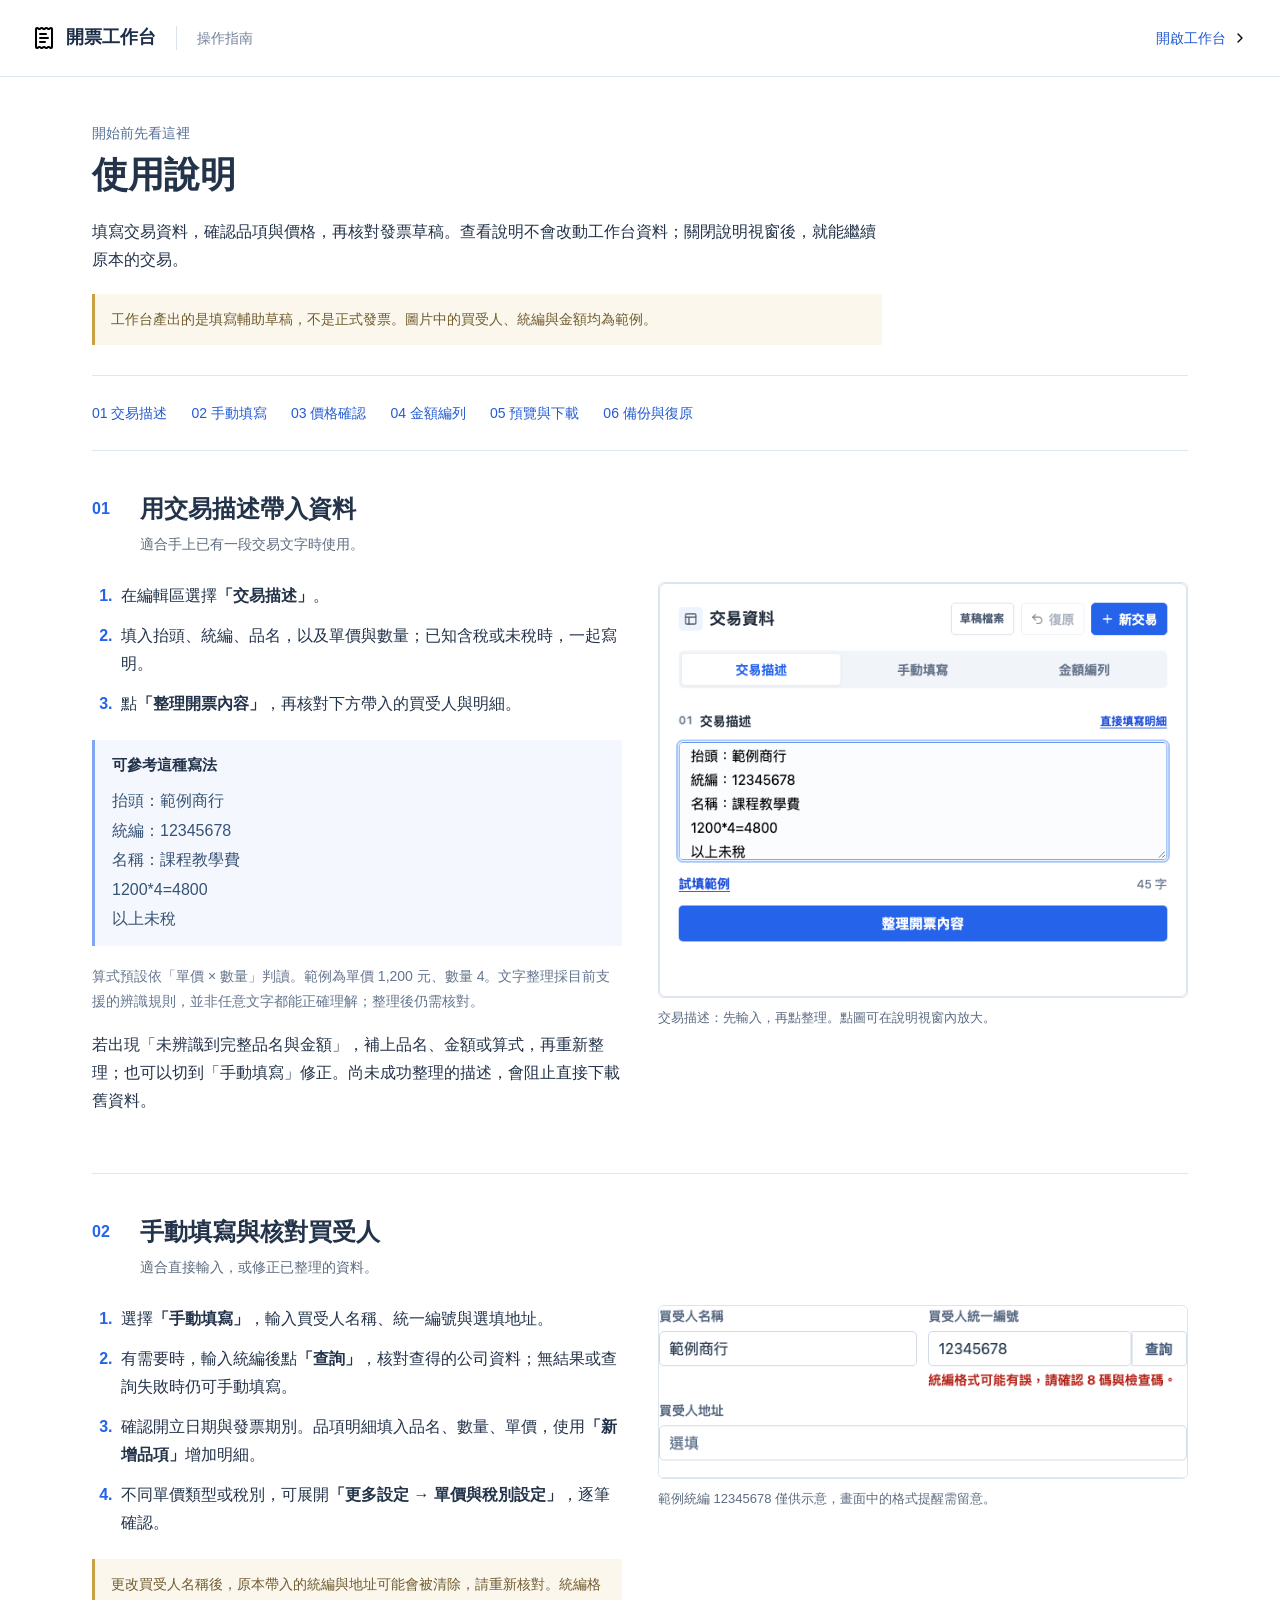
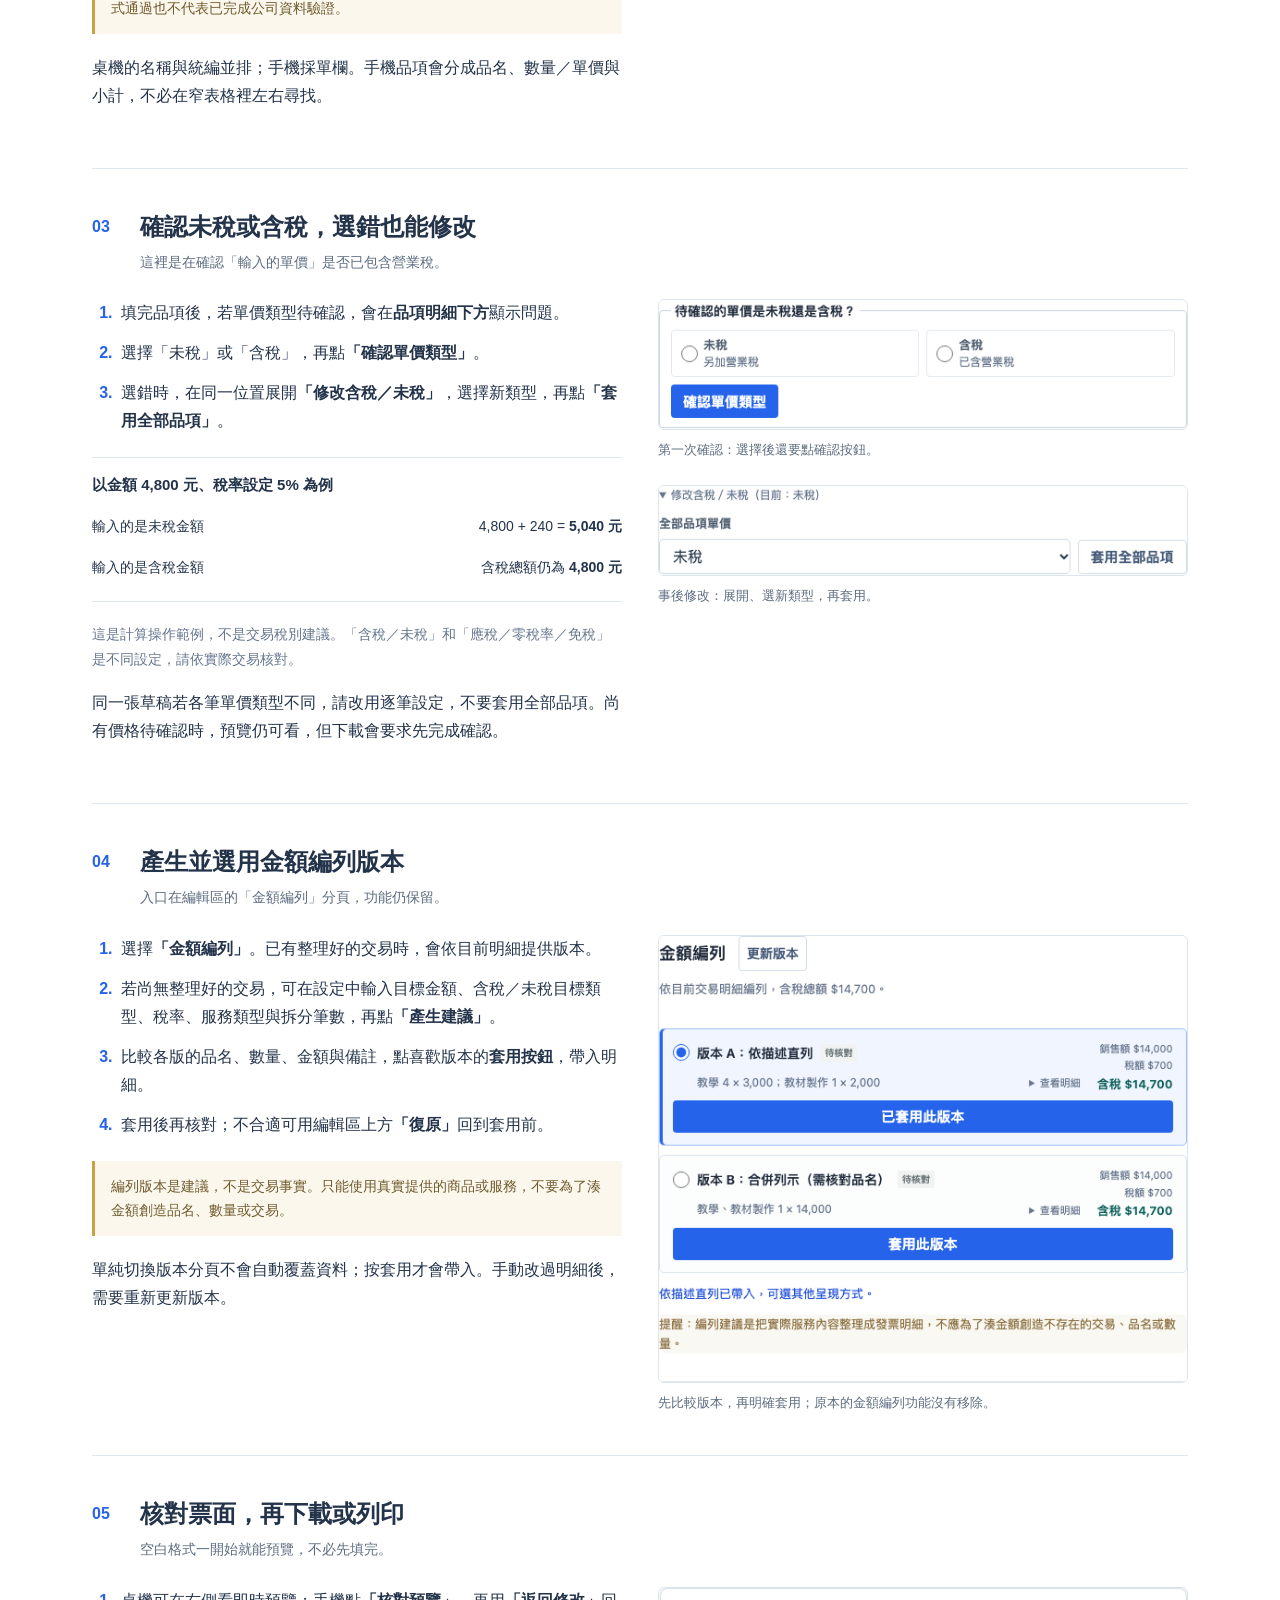
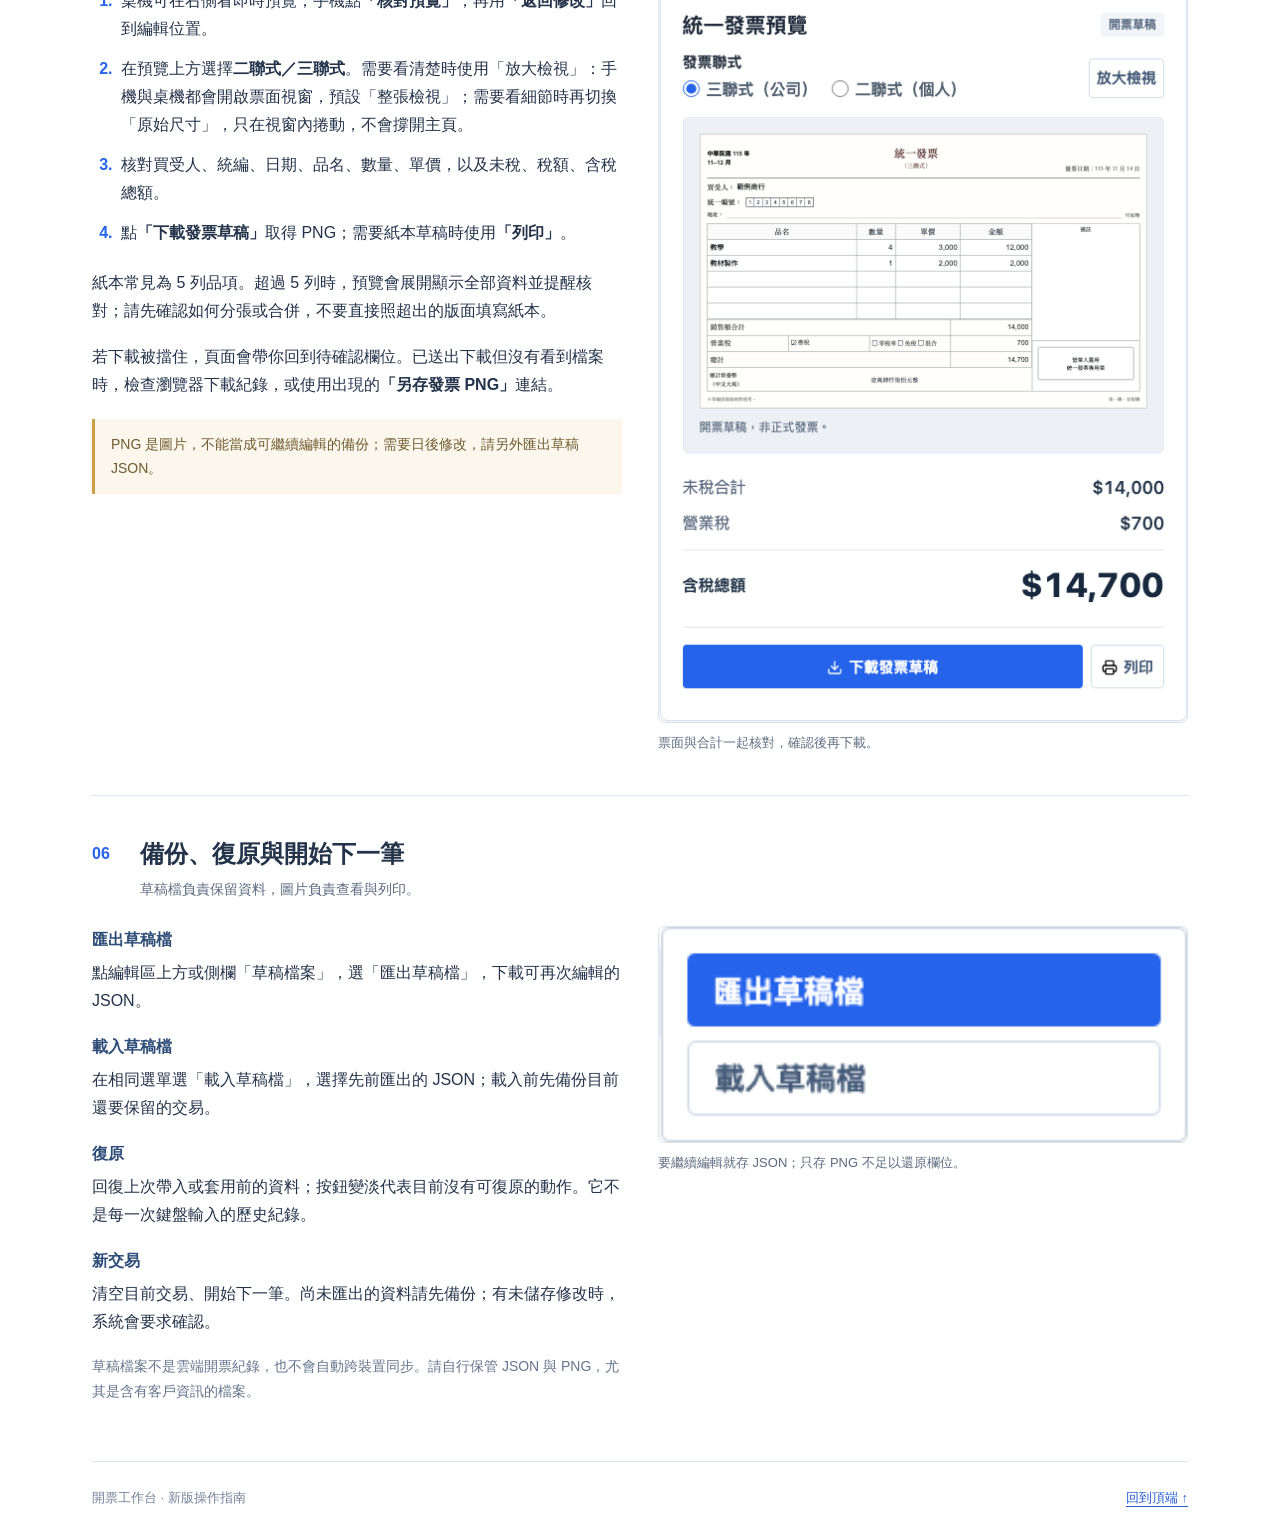
<file: workspace-guide.html>
<!doctype html>
<html lang="zh-Hant">
<head>
  <meta charset="utf-8">
  <meta name="viewport" content="width=device-width, initial-scale=1, viewport-fit=cover">
  <title>使用說明｜開票工作台</title>
  <link rel="stylesheet" href="workspace-guide.css?v=3">
  <script src="workspace-guide.js?v=3" defer></script>
</head>
<body id="top">
  <header class="guide-header">
    <a class="guide-brand" href="workspace-preview.html" target="_blank" rel="noopener"><img src="assets/workspace-preview/receipt-text.svg" alt="">開票工作台</a>
    <span>操作指南</span>
    <a class="workspace-link" href="workspace-preview.html" target="_blank" rel="noopener">開啟工作台<img src="assets/workspace-preview/chevron-right.svg" alt=""></a>
  </header>
  <main>
    <div class="guide-intro"><p class="guide-kicker">開始前先看這裡</p><h1>使用說明</h1><p>填寫交易資料，確認品項與價格，再核對發票草稿。查看說明不會改動工作台資料；關閉說明視窗後，就能繼續原本的交易。</p><div class="guide-caution">工作台產出的是填寫輔助草稿，不是正式發票。圖片中的買受人、統編與金額均為範例。</div></div>
    <nav class="guide-toc" aria-label="說明章節">
      <a href="#description">01 交易描述</a><a href="#manual">02 手動填寫</a><a href="#price">03 價格確認</a><a href="#allocation">04 金額編列</a><a href="#preview">05 預覽與下載</a><a href="#backup">06 備份與復原</a>
    </nav>
    <section id="description" class="guide-section">
      <div class="section-heading"><span>01</span><div><h2>用交易描述帶入資料</h2><p>適合手上已有一段交易文字時使用。</p></div></div>
      <div class="guide-columns"><div><ol><li>在編輯區選擇<strong>「交易描述」</strong>。</li><li>填入抬頭、統編、品名，以及單價與數量；已知含稅或未稅時，一起寫明。</li><li>點<strong>「整理開票內容」</strong>，再核對下方帶入的買受人與明細。</li></ol><div class="example"><h3>可參考這種寫法</h3><pre>抬頭：範例商行
統編：12345678
名稱：課程教學費
1200*4=4800
以上未稅</pre></div><p class="guide-note">算式預設依「單價 × 數量」判讀。範例為單價 1,200 元、數量 4。文字整理採目前支援的辨識規則，並非任意文字都能正確理解；整理後仍需核對。</p><p>若出現「未辨識到完整品名與金額」，補上品名、金額或算式，再重新整理；也可以切到「手動填寫」修正。尚未成功整理的描述，會阻止直接下載舊資料。</p></div><figure><a href="assets/workspace-guide/01-description.png" target="_blank" rel="noopener"><img src="assets/workspace-guide/01-description.png" alt="交易描述輸入範例與整理開票內容按鈕"></a><figcaption>交易描述：先輸入，再點整理。點圖可在說明視窗內放大。</figcaption></figure></div>
    </section>
    <section id="manual" class="guide-section">
      <div class="section-heading"><span>02</span><div><h2>手動填寫與核對買受人</h2><p>適合直接輸入，或修正已整理的資料。</p></div></div>
      <div class="guide-columns"><div><ol><li>選擇<strong>「手動填寫」</strong>，輸入買受人名稱、統一編號與選填地址。</li><li>有需要時，輸入統編後點<strong>「查詢」</strong>，核對查得的公司資料；無結果或查詢失敗時仍可手動填寫。</li><li>確認開立日期與發票期別。品項明細填入品名、數量、單價，使用<strong>「新增品項」</strong>增加明細。</li><li>不同單價類型或稅別，可展開<strong>「更多設定 → 單價與稅別設定」</strong>，逐筆確認。</li></ol><div class="guide-caution">更改買受人名稱後，原本帶入的統編與地址可能會被清除，請重新核對。統編格式通過也不代表已完成公司資料驗證。</div><p>桌機的名稱與統編並排；手機採單欄。手機品項會分成品名、數量／單價與小計，不必在窄表格裡左右尋找。</p></div><figure><a href="assets/workspace-guide/02-buyer.png" target="_blank" rel="noopener"><img src="assets/workspace-guide/02-buyer.png" alt="買受人名稱、統編查詢與地址欄位；範例統編顯示格式提醒" loading="lazy"></a><figcaption>範例統編 12345678 僅供示意，畫面中的格式提醒需留意。</figcaption></figure></div>
    </section>
    <section id="price" class="guide-section">
      <div class="section-heading"><span>03</span><div><h2>確認未稅或含稅，選錯也能修改</h2><p>這裡是在確認「輸入的單價」是否已包含營業稅。</p></div></div>
      <div class="guide-columns"><div><ol><li>填完品項後，若單價類型待確認，會在<strong>品項明細下方</strong>顯示問題。</li><li>選擇「未稅」或「含稅」，再點<strong>「確認單價類型」</strong>。</li><li>選錯時，在同一位置展開<strong>「修改含稅／未稅」</strong>，選擇新類型，再點<strong>「套用全部品項」</strong>。</li></ol><div class="price-example"><h3>以金額 4,800 元、稅率設定 5% 為例</h3><dl><div><dt>輸入的是未稅金額</dt><dd>4,800 + 240 = <strong>5,040 元</strong></dd></div><div><dt>輸入的是含稅金額</dt><dd>含稅總額仍為 <strong>4,800 元</strong></dd></div></dl></div><p class="guide-note">這是計算操作範例，不是交易稅別建議。「含稅／未稅」和「應稅／零稅率／免稅」是不同設定，請依實際交易核對。</p><p>同一張草稿若各筆單價類型不同，請改用逐筆設定，不要套用全部品項。尚有價格待確認時，預覽仍可看，但下載會要求先完成確認。</p></div><div class="guide-figures"><figure><a href="assets/workspace-guide/03-price.png" target="_blank" rel="noopener"><img src="assets/workspace-guide/03-price.png" alt="品項下方的未稅與含稅選項及確認單價類型按鈕" loading="lazy"></a><figcaption>第一次確認：選擇後還要點確認按鈕。</figcaption></figure><figure><a href="assets/workspace-guide/04-change-price.png" target="_blank" rel="noopener"><img src="assets/workspace-guide/04-change-price.png" alt="修改含稅未稅的下拉選單及套用全部品項按鈕" loading="lazy"></a><figcaption>事後修改：展開、選新類型，再套用。</figcaption></figure></div></div>
    </section>
    <section id="allocation" class="guide-section">
      <div class="section-heading"><span>04</span><div><h2>產生並選用金額編列版本</h2><p>入口在編輯區的「金額編列」分頁，功能仍保留。</p></div></div>
      <div class="guide-columns"><div><ol><li>選擇<strong>「金額編列」</strong>。已有整理好的交易時，會依目前明細提供版本。</li><li>若尚無整理好的交易，可在設定中輸入目標金額、含稅／未稅目標類型、稅率、服務類型與拆分筆數，再點<strong>「產生建議」</strong>。</li><li>比較各版的品名、數量、金額與備註，點喜歡版本的<strong>套用按鈕</strong>，帶入明細。</li><li>套用後再核對；不合適可用編輯區上方<strong>「復原」</strong>回到套用前。</li></ol><div class="guide-caution">編列版本是建議，不是交易事實。只能使用真實提供的商品或服務，不要為了湊金額創造品名、數量或交易。</div><p>單純切換版本分頁不會自動覆蓋資料；按套用才會帶入。手動改過明細後，需要重新更新版本。</p></div><figure><a href="assets/workspace-guide/05-allocation.png" target="_blank" rel="noopener"><img src="assets/workspace-guide/05-allocation.png" alt="金額編列分頁中的多個版本、金額比較與套用按鈕" loading="lazy"></a><figcaption>先比較版本，再明確套用；原本的金額編列功能沒有移除。</figcaption></figure></div>
    </section>
    <section id="preview" class="guide-section">
      <div class="section-heading"><span>05</span><div><h2>核對票面，再下載或列印</h2><p>空白格式一開始就能預覽，不必先填完。</p></div></div>
      <div class="guide-columns"><div><ol><li>桌機可在右側看即時預覽；手機點<strong>「核對預覽」</strong>，再用<strong>「返回修改」</strong>回到編輯位置。</li><li>在預覽上方選擇<strong>二聯式／三聯式</strong>。需要看清楚時使用「放大檢視」：手機與桌機都會開啟票面視窗，預設「整張檢視」；需要看細節時再切換「原始尺寸」，只在視窗內捲動，不會撐開主頁。</li><li>核對買受人、統編、日期、品名、數量、單價，以及未稅、稅額、含稅總額。</li><li>點<strong>「下載發票草稿」</strong>取得 PNG；需要紙本草稿時使用<strong>「列印」</strong>。</li></ol><p>紙本常見為 5 列品項。超過 5 列時，預覽會展開顯示全部資料並提醒核對；請先確認如何分張或合併，不要直接照超出的版面填寫紙本。</p><p>若下載被擋住，頁面會帶你回到待確認欄位。已送出下載但沒有看到檔案時，檢查瀏覽器下載紀錄，或使用出現的<strong>「另存發票 PNG」</strong>連結。</p><div class="guide-caution">PNG 是圖片，不能當成可繼續編輯的備份；需要日後修改，請另外匯出草稿 JSON。</div></div><figure><a href="assets/workspace-guide/06-preview.png" target="_blank" rel="noopener"><img src="assets/workspace-guide/06-preview.png" alt="三聯式票面預覽、金額小計、下載發票草稿與列印按鈕" loading="lazy"></a><figcaption>票面與合計一起核對，確認後再下載。</figcaption></figure></div>
    </section>
    <section id="backup" class="guide-section">
      <div class="section-heading"><span>06</span><div><h2>備份、復原與開始下一筆</h2><p>草稿檔負責保留資料，圖片負責查看與列印。</p></div></div>
      <div class="guide-columns"><div><dl class="action-list"><div><dt>匯出草稿檔</dt><dd>點編輯區上方或側欄「草稿檔案」，選「匯出草稿檔」，下載可再次編輯的 JSON。</dd></div><div><dt>載入草稿檔</dt><dd>在相同選單選「載入草稿檔」，選擇先前匯出的 JSON；載入前先備份目前還要保留的交易。</dd></div><div><dt>復原</dt><dd>回復上次帶入或套用前的資料；按鈕變淡代表目前沒有可復原的動作。它不是每一次鍵盤輸入的歷史紀錄。</dd></div><div><dt>新交易</dt><dd>清空目前交易、開始下一筆。尚未匯出的資料請先備份；有未儲存修改時，系統會要求確認。</dd></div></dl><p class="guide-note">草稿檔案不是雲端開票紀錄，也不會自動跨裝置同步。請自行保管 JSON 與 PNG，尤其是含有客戶資訊的檔案。</p></div><figure><a href="assets/workspace-guide/07-backup.png" target="_blank" rel="noopener"><img src="assets/workspace-guide/07-backup.png" alt="草稿檔案選單，包含匯出草稿檔與載入草稿檔" loading="lazy"></a><figcaption>要繼續編輯就存 JSON；只存 PNG 不足以還原欄位。</figcaption></figure></div>
    </section>
    <footer class="guide-footer"><span>開票工作台 · 新版操作指南</span><a href="#top">回到頂端 ↑</a></footer>
  </main>
</body>
</html>
</file>
<file: workspace-guide.css>
:root { font-family: -apple-system,BlinkMacSystemFont,"Segoe UI","PingFang TC","Noto Sans TC",sans-serif; color: #23334a; background: #fff; font-size: 16px; line-height: 1.75; }
* { box-sizing: border-box; letter-spacing: 0; }
html { scroll-behavior: smooth; scroll-padding-top: 90px; }
body { margin: 0; }
a { color: #245bd1; text-underline-offset: 4px; }
a:focus-visible { outline: 2px solid #2563eb; outline-offset: 4px; }
.guide-header { display: flex; gap: 20px; align-items: center; padding: 16px 32px; border-bottom: 1px solid #dfe6ef; background: #fff; position: sticky; top: 0; z-index: 2; }
.guide-brand { display: flex; align-items: center; gap: 10px; font-size: 18px; font-weight: 750; color: #1c2e48; text-decoration: none; }
.guide-brand img { width: 24px; height: 24px; }
.guide-header > span { padding-left: 20px; border-left: 1px solid #dce3ec; color: #748299; font-size: 14px; }
.workspace-link { display: flex; align-items: center; gap: 6px; margin-left: auto; font-size: 14px; text-decoration: none; min-height: 44px; }
.workspace-link img { width: 16px; height: 16px; }
main { max-width: 1160px; margin: 0 auto; padding: 44px 32px 24px; }
.guide-intro { max-width: 790px; }
.guide-kicker { font-size: 14px; color: #567297; margin: 0 0 6px; }
h1 { font-size: 36px; line-height: 1.3; margin: 0 0 20px; }
p { margin: 0 0 18px; }
.guide-caution { padding: 13px 16px; border-left: 3px solid #cba042; background: #fbf7ed; color: #705b2d; font-size: 14px; margin: 20px 0; }
.guide-toc { display: flex; flex-wrap: wrap; gap: 8px 24px; padding: 20px 0; margin-top: 30px; border-top: 1px solid #dfe6ef; border-bottom: 1px solid #dfe6ef; }
.guide-toc a { font-size: 14px; text-decoration: none; padding: 5px 0; }
.guide-section { padding: 40px 0; border-bottom: 1px solid #dfe6ef; }
.section-heading { display: flex; gap: 16px; margin-bottom: 25px; align-items: flex-start; }
.section-heading > span { font-size: 16px; font-weight: 650; color: #2563eb; width: 32px; padding-top: 4px; }
h2 { font-size: 24px; line-height: 1.5; margin: 0 0 5px; }
.section-heading p { font-size: 14px; color: #5d6c80; margin: 0; }
.guide-columns { display: grid; grid-template-columns: minmax(0,1fr) minmax(0,1fr); gap: 36px; align-items: start; }
ol { padding-left: 25px; margin: 0 0 22px; }
li { padding-left: 4px; margin-bottom: 12px; }
li::marker { color: #2563eb; font-weight: 650; }
figure { margin: 0; min-width: 0; }
figure a { display: block; border: 1px solid #dce4ee; border-radius: 6px; overflow: hidden; background: #f3f6fa; }
figure img { display: block; width: 100%; height: auto; }
figcaption { margin-top: 9px; font-size: 13px; color: #5d6c80; }
.guide-figures { display: grid; gap: 24px; }
.example { border-left: 3px solid #80a6f1; padding: 12px 17px; background: #f4f7fd; margin-bottom: 18px; }
h3 { font-size: 15px; margin: 0 0 8px; }
pre { white-space: pre-wrap; overflow-wrap: anywhere; font: inherit; line-height: 1.85; margin: 0; color: #365376; }
.guide-note { font-size: 14px; color: #64758d; }
.price-example { margin: 20px 0; padding: 14px 0; border-top: 1px solid #e0e7f0; border-bottom: 1px solid #e0e7f0; }
dl { margin: 0; }
.price-example dl > div { display: flex; flex-wrap: wrap; justify-content: space-between; gap: 6px 16px; padding: 8px 0; font-size: 14px; }
dd { margin: 0; }
.action-list > div { padding-bottom: 18px; }
.action-list dt { font-weight: 700; color: #2d4c77; }
.action-list dd { margin-top: 5px; }
.guide-footer { display: flex; justify-content: space-between; gap: 16px; padding-top: 25px; color: #748299; font-size: 13px; }
.embedded-guide .guide-header { display: none; }
.embedded-guide main { padding-top: 28px; }
.embedded-guide h1 { font-size: 28px; }
body.guide-image-open { overflow: hidden; }
.guide-image-viewer { width: calc(100% - 24px); max-width: 1050px; height: calc(100dvh - 24px); max-height: none; border: 1px solid #d5dfed; border-radius: 7px; padding: 0; overflow: hidden; background: #f2f5fa; color: #23334a; }
.guide-image-viewer[open] { display: flex; flex-direction: column; }
.guide-image-viewer::backdrop { background: #132036b3; }
.guide-image-heading { display: flex; flex-wrap: wrap; align-items: center; gap: 8px; flex-shrink: 0; padding: 10px 12px; background: #fff; border-bottom: 1px solid #dbe4ee; }
.guide-image-heading h2 { margin: 0 auto 0 0; font-size: 16px; }
.guide-image-heading button { min-height: 44px; font: inherit; font-size: 14px; border: 1px solid #c7d5e8; background: #fff; color: #264a80; padding: 8px 12px; border-radius: 4px; cursor: pointer; }
.guide-image-heading button:focus-visible { outline: 2px solid #2563eb; outline-offset: 2px; }
.guide-image-scroll { flex: 1; min-height: 0; padding: 16px; overflow: auto; overscroll-behavior: contain; }
.guide-image-scroll img { display: block; width: auto; max-width: 100%; max-height: 100%; height: auto; object-fit: contain; margin: 0 auto; background: #fff; }
.original-size .guide-image-scroll img { max-width: none; max-height: none; }
@media (max-width: 760px) {
  html { scroll-padding-top: 80px; }
  .guide-header { gap: 10px; padding: 10px max(16px,env(safe-area-inset-left)); }
  .guide-header > span { display: none; }
  .guide-brand { font-size: 16px; gap: 7px; }
  .workspace-link { font-size: 13px; gap: 0; }
  main { padding: 28px max(18px,env(safe-area-inset-left)) 24px; }
  h1 { font-size: 30px; }
  h2 { font-size: 21px; }
  .guide-columns { grid-template-columns: minmax(0,1fr); gap: 24px; }
  .guide-toc { gap: 5px 20px; margin-top: 24px; }
  .guide-section { padding: 30px 0; }
  .section-heading { gap: 9px; margin-bottom: 20px; }
  .section-heading > span { width: 27px; flex-shrink: 0; }
  .guide-footer { flex-wrap: wrap; }
}
@media (prefers-reduced-motion: reduce) { html { scroll-behavior: auto; } }
@media print {
  .guide-image-viewer { display: none !important; }
  .guide-header { position: static; }
  .guide-toc,.workspace-link,.guide-footer a { display: none; }
  main { padding: 20px 0; }
  figure,.section-heading { break-inside: avoid; }
  .guide-columns { gap: 20px; }
}
</file>
